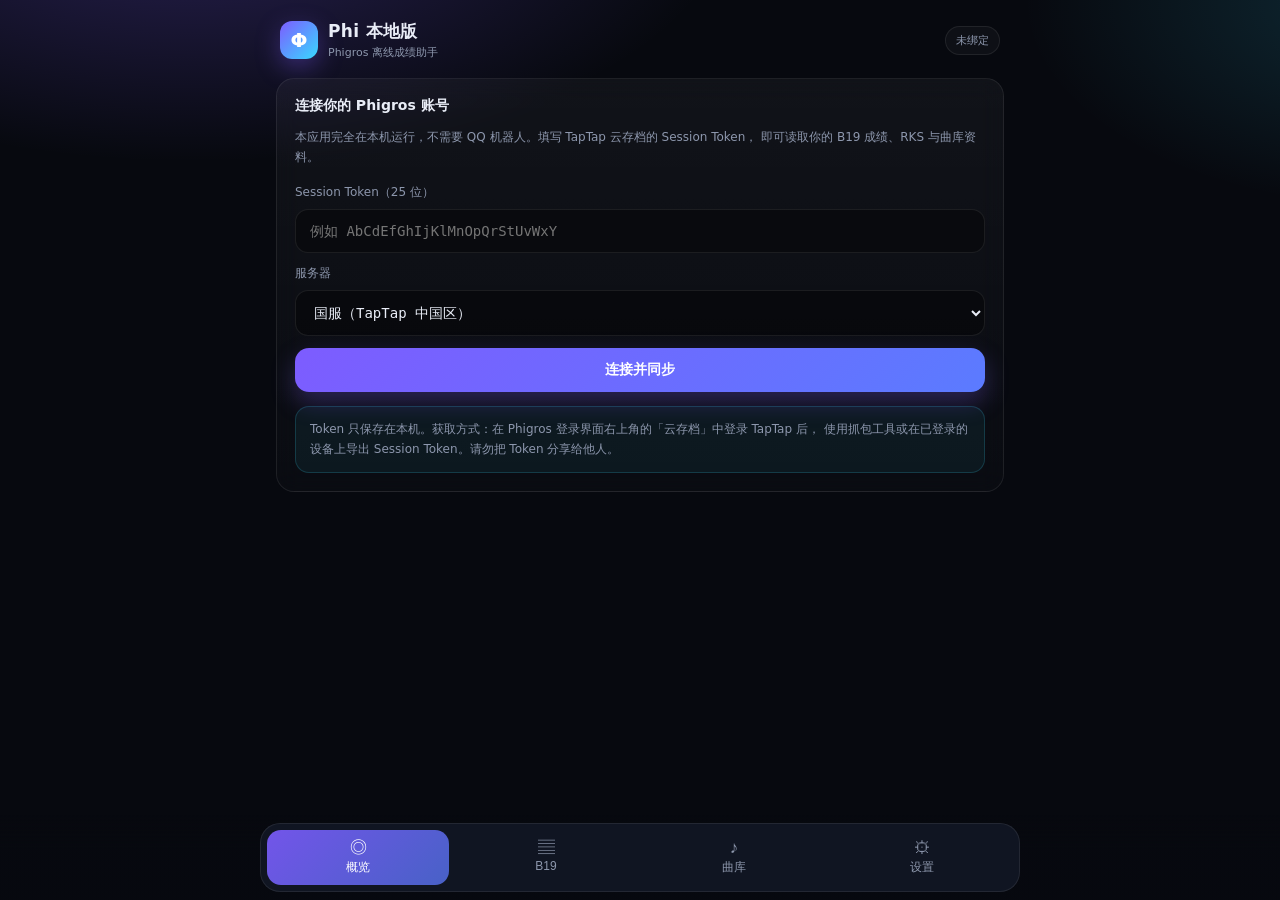
<file: web/index.html>
<!DOCTYPE html>
<html lang="zh-CN">
<head>
<meta charset="utf-8" />
<meta name="viewport" content="width=device-width, initial-scale=1, viewport-fit=cover, user-scalable=no" />
<meta name="theme-color" content="#07090f" />
<title>Phi 本地版</title>
<link rel="stylesheet" href="style.css" />
</head>
<body>
<div class="app">
  <header class="topbar">
    <div class="brand">
      <div class="logo">Φ</div>
      <div>
        <h1>Phi 本地版</h1>
        <p id="brandSub">Phigros 离线成绩助手</p>
      </div>
    </div>
    <div class="chip-status" id="statusChip">未绑定</div>
  </header>

  <!-- 未绑定：引导 -->
  <section id="view-welcome">
    <div class="card">
      <h2>连接你的 Phigros 账号</h2>
      <p class="muted small" style="line-height:1.7;margin-top:0">
        本应用完全在本机运行，不需要 QQ 机器人。填写 TapTap 云存档的 Session Token，
        即可读取你的 B19 成绩、RKS 与曲库资料。
      </p>
      <div class="field" style="margin-top:16px">
        <label>Session Token（25 位）</label>
        <input class="input" id="tokenInput" placeholder="例如 AbCdEfGhIjKlMnOpQrStUvWxY" autocomplete="off" spellcheck="false" />
      </div>
      <div class="field">
        <label>服务器</label>
        <select class="input" id="serverSelect">
          <option value="cn">国服（TapTap 中国区）</option>
          <option value="global">国际服</option>
        </select>
      </div>
      <button class="btn" id="bindBtn">连接并同步</button>
      <div class="notice">
        Token 只保存在本机。获取方式：在 Phigros 登录界面右上角的「云存档」中登录 TapTap 后，
        使用抓包工具或在已登录的设备上导出 Session Token。请勿把 Token 分享给他人。
      </div>
    </div>
  </section>

  <!-- 概览 -->
  <section id="view-home" class="hidden">
    <div class="card">
      <div class="profile">
        <div class="avatar" id="avatar">Φ</div>
        <div class="profile-meta">
          <div class="name" id="playerName">--</div>
          <div class="sub" id="playerSub">--</div>
        </div>
      </div>
      <div class="rks-line">
        <div class="v" id="rksValue">0.0000</div>
        <div class="k">Ranking Score</div>
      </div>
      <div class="stat-grid">
        <div class="stat"><b id="statPlayed">0</b><span>游玩曲目</span></div>
        <div class="stat"><b id="statPhi">0</b><span>φ 满分</span></div>
        <div class="stat"><b id="statFc">0</b><span>FC 数</span></div>
      </div>
      <div class="stat-grid" style="margin-top:10px">
        <div class="stat"><b id="statData">0 B</b><span>Data</span></div>
        <div class="stat"><b id="statAvg">0.00</b><span>B19 均 RKS</span></div>
        <div class="stat"><b id="statDiff">0</b><span>最高定数</span></div>
      </div>
      <div style="display:flex;gap:10px;margin-top:16px">
        <button class="btn ghost" id="syncBtn" style="flex:1">重新同步</button>
        <button class="btn" id="goB19Btn" style="flex:1">查看 B19</button>
      </div>
    </div>

    <div class="card">
      <h2>φ / 高光成绩</h2>
      <div id="phiList" class="list-card"></div>
    </div>
  </section>

  <!-- B19 -->
  <section id="view-b19" class="hidden">
    <div class="b19-head">
      <div>
        <h2>Best <span id="b19Title">19</span></h2>
        <div class="rks" id="b19Rks">RKS --</div>
      </div>
      <div class="seg" id="b19Seg">
        <button data-n="19" class="active">B19</button>
        <button data-n="30">B30</button>
        <button data-n="50">B50</button>
      </div>
    </div>
    <div class="actions-row">
      <button class="btn ghost" id="saveImgBtn">保存图片</button>
      <button class="btn" id="shareImgBtn">分享</button>
    </div>
    <div id="cardPreview" class="card-preview hidden">
      <div class="cp-head"><span>卡片预览（原版模板渲染）</span><button class="cp-close" id="cardPreviewClose">×</button></div>
      <img id="cardPreviewImg" alt="成绩卡片预览" />
    </div>
    <div id="b19List"></div>
  </section>

  <!-- 曲库 -->
  <section id="view-library" class="hidden">
    <div class="toolbar">
      <input class="input" id="searchInput" placeholder="搜索曲名 / 曲师 / 谱师" />
    </div>
    <div class="filter-chips" id="diffChips">
      <button class="fchip active" data-diff="">全部</button>
      <button class="fchip" data-diff="EZ">EZ</button>
      <button class="fchip" data-diff="HD">HD</button>
      <button class="fchip" data-diff="IN">IN</button>
      <button class="fchip" data-diff="AT">AT</button>
    </div>
    <div class="filter-chips" id="sortChips">
      <button class="fchip active" data-sort="diff">按定数</button>
      <button class="fchip" data-sort="name">按曲名</button>
      <button class="fchip" data-sort="bpm">按 BPM</button>
      <button class="fchip" data-sort="chapter">按章节</button>
    </div>
    <div id="songList"></div>
  </section>

  <!-- 设置 -->
  <section id="view-settings" class="hidden">
    <div class="card">
      <h2>账号</h2>
      <div class="field">
        <label>Session Token</label>
        <input class="input" id="tokenInput2" placeholder="25 位 Token" autocomplete="off" spellcheck="false" />
      </div>
      <div class="field">
        <label>服务器</label>
        <select class="input" id="serverSelect2">
          <option value="cn">国服（TapTap 中国区）</option>
          <option value="global">国际服</option>
        </select>
      </div>
      <button class="btn" id="saveTokenBtn">保存并同步</button>
    </div>

    <div class="card">
      <h2>数据</h2>
      <p class="muted small" style="margin-top:0;line-height:1.7">
        曲库数据由 phi-plugin 的 resources/info 生成，共 <span id="songCount">0</span> 首曲目；
        曲绘在线获取，加载失败时使用渐变占位。
      </p>
      <button class="btn ghost" id="clearBtn" style="margin-top:8px">清除本机账号数据</button>
    </div>

    <div class="card">
      <h2>关于</h2>
      <p class="muted small" style="line-height:1.8;margin:0">
        本项目是 <b>Catrong/phi-plugin</b> 的离线安卓移植版本，只保留本机使用的查询与成绩展示功能，
        移除了 QQ 机器人指令、群聊与账号绑定等联网社交部分。<br />
        存档解析逻辑（ByteReader / AES / GameRecord）移植自该项目的 lib 目录。<br />
        版本 <span id="appVersion">2.0.1</span>
      </p>
    </div>
  </section>
</div>

<nav class="tabs">
  <div class="tabs-inner">
    <button class="tab active" data-view="home"><i>◎</i>概览</button>
    <button class="tab" data-view="b19"><i>▤</i>B19</button>
    <button class="tab" data-view="library"><i>♪</i>曲库</button>
    <button class="tab" data-view="settings"><i>⚙</i>设置</button>
  </div>
</nav>

<div class="toast" id="toast"></div>
<div class="sheet-mask" id="sheetMask"></div>
<div class="sheet" id="sheet">
  <div class="bar"></div>
  <div id="sheetBody"></div>
</div>

<script src="vendor-crypto.js"></script>
<script src="vendor-jszip.js"></script>
<script src="data.js"></script>
<script src="save.js"></script>
<script src="card.js"></script>
<script src="app.js"></script>
</body>
</html>
</file>
<file: web/style.css>
:root {
  --bg: #07090f;
  --bg-soft: #0d111b;
  --panel: #131826;
  --panel-2: #1a2133;
  --line: rgba(255, 255, 255, 0.08);
  --text: #e9edf7;
  --muted: #8d97ad;
  --accent: #7d5cff;
  --accent-2: #38d9ff;
  --ez: #3ddc97;
  --hd: #4aa8ff;
  --in: #ff5d7a;
  --at: #b06bff;
  --gold: #ffd166;
  --radius: 18px;
}

* { box-sizing: border-box; -webkit-tap-highlight-color: transparent; }

html, body {
  margin: 0;
  padding: 0;
  background: var(--bg);
  color: var(--text);
  font-family: -apple-system, "PingFang SC", "Noto Sans SC", "Microsoft YaHei", system-ui, sans-serif;
  overscroll-behavior-y: none;
}

body {
  background:
    radial-gradient(900px 420px at 15% -10%, rgba(125, 92, 255, 0.28), transparent 60%),
    radial-gradient(700px 380px at 110% 0%, rgba(56, 217, 255, 0.16), transparent 55%),
    var(--bg);
  min-height: 100vh;
}

.app {
  max-width: 760px;
  margin: 0 auto;
  padding: calc(14px + env(safe-area-inset-top)) 16px calc(96px + env(safe-area-inset-bottom));
}

/* 顶部 */
.topbar {
  display: flex;
  align-items: center;
  justify-content: space-between;
  gap: 12px;
  padding: 6px 4px 18px;
}
.brand { display: flex; align-items: center; gap: 10px; }
.logo {
  width: 38px; height: 38px; border-radius: 12px;
  background: linear-gradient(135deg, var(--accent), var(--accent-2));
  display: grid; place-items: center;
  font-weight: 800; font-size: 20px; color: #fff;
  box-shadow: 0 8px 24px rgba(125, 92, 255, 0.35);
}
.brand h1 { font-size: 17px; margin: 0; letter-spacing: .3px; }
.brand p { margin: 2px 0 0; font-size: 11px; color: var(--muted); }

.chip-status {
  font-size: 11px; color: var(--muted);
  border: 1px solid var(--line); border-radius: 999px;
  padding: 6px 10px; background: rgba(255,255,255,0.03);
}

/* 卡片 */
.card {
  background: linear-gradient(180deg, rgba(255,255,255,0.045), rgba(255,255,255,0.015));
  border: 1px solid var(--line);
  border-radius: var(--radius);
  padding: 18px;
  backdrop-filter: blur(12px);
}
.card + .card { margin-top: 14px; }
.card h2 { font-size: 14px; margin: 0 0 12px; font-weight: 600; }
.muted { color: var(--muted); }
.small { font-size: 12px; }

/* 账号卡片 */
.profile { display: flex; align-items: center; gap: 16px; }
.avatar {
  width: 64px; height: 64px; border-radius: 20px; flex: none;
  background: linear-gradient(135deg, #2a2f45, #171b28);
  border: 1px solid var(--line);
  display: grid; place-items: center; font-size: 26px; font-weight: 700;
  background-size: cover; background-position: center;
}
.profile-meta { min-width: 0; }
.profile-meta .name { font-size: 19px; font-weight: 700; overflow: hidden; text-overflow: ellipsis; white-space: nowrap; }
.profile-meta .sub { font-size: 12px; color: var(--muted); margin-top: 4px; }

.rks-line { display: flex; align-items: baseline; gap: 10px; margin-top: 16px; }
.rks-line .v { font-size: 40px; font-weight: 800; letter-spacing: -1px;
  background: linear-gradient(120deg, #fff, var(--accent-2)); -webkit-background-clip: text; background-clip: text; color: transparent; }
.rks-line .k { font-size: 12px; color: var(--muted); }

.stat-grid { display: grid; grid-template-columns: repeat(3, 1fr); gap: 10px; margin-top: 16px; }
.stat {
  background: rgba(255,255,255,0.035); border: 1px solid var(--line);
  border-radius: 14px; padding: 12px 10px; text-align: center;
}
.stat b { display: block; font-size: 19px; font-weight: 700; }
.stat span { font-size: 11px; color: var(--muted); }

/* 按钮 */
.btn {
  appearance: none; border: 0; cursor: pointer;
  background: linear-gradient(135deg, var(--accent), #5b7bff);
  color: #fff; font-weight: 700; font-size: 14px;
  padding: 13px 18px; border-radius: 14px; width: 100%;
  box-shadow: 0 10px 24px rgba(125, 92, 255, 0.28);
}
.btn:active { transform: translateY(1px); }
.btn.ghost {
  background: rgba(255,255,255,0.05); border: 1px solid var(--line);
  box-shadow: none; color: var(--text);
}
.btn.danger { background: rgba(255, 93, 122, 0.14); color: #ff8fa3; border: 1px solid rgba(255,93,122,.3); box-shadow: none; }
.btn[disabled] { opacity: .55; }

.field { margin-bottom: 12px; }
.field label { display: block; font-size: 12px; color: var(--muted); margin-bottom: 8px; }
.input, select {
  width: 100%; padding: 13px 14px; border-radius: 13px;
  background: rgba(0,0,0,0.35); border: 1px solid var(--line);
  color: var(--text); font-size: 14px; outline: none;
  font-family: ui-monospace, SFMono-Regular, Menlo, monospace;
}
.input:focus { border-color: rgba(125,92,255,.7); box-shadow: 0 0 0 3px rgba(125,92,255,.15); }

/* 标签页 */
.tabs {
  position: fixed; left: 0; right: 0; bottom: 0; z-index: 30;
  display: flex; justify-content: center;
  padding: 8px 12px calc(8px + env(safe-area-inset-bottom));
  background: linear-gradient(180deg, rgba(7,9,15,0), rgba(7,9,15,.92) 40%);
}
.tabs-inner {
  max-width: 760px; width: 100%;
  display: grid; grid-template-columns: repeat(4, 1fr); gap: 6px;
  background: rgba(18, 23, 36, 0.92); border: 1px solid var(--line);
  border-radius: 20px; padding: 6px; backdrop-filter: blur(18px);
}
.tab {
  border: 0; background: transparent; color: var(--muted);
  font-size: 12px; padding: 9px 4px; border-radius: 14px; cursor: pointer;
  display: flex; flex-direction: column; align-items: center; gap: 3px;
}
.tab i { font-size: 17px; font-style: normal; line-height: 1; }
.tab.active { color: #fff; background: linear-gradient(135deg, rgba(125,92,255,.9), rgba(91,123,255,.75)); }

/* B19 列表 */
.b19-head {
  display: flex; align-items: flex-end; justify-content: space-between;
  margin: 4px 2px 12px;
}
.b19-head h2 { margin: 0; font-size: 18px; }
.b19-head .rks { font-size: 12px; color: var(--muted); }

.row {
  display: flex; align-items: center; gap: 12px;
  padding: 12px 12px; border-radius: 15px;
  background: rgba(255,255,255,0.032); border: 1px solid var(--line);
  margin-bottom: 8px;
}
.row .idx { width: 26px; text-align: center; font-weight: 800; color: var(--muted); font-size: 14px; }
.row .idx.top { color: var(--gold); }
.row .main { flex: 1; min-width: 0; }
.row .song { font-size: 14px; font-weight: 600; white-space: nowrap; overflow: hidden; text-overflow: ellipsis; }
.row .meta { font-size: 11px; color: var(--muted); margin-top: 4px; display: flex; gap: 8px; align-items: center; flex-wrap: wrap; }
.row .side { text-align: right; }
.row .score { font-size: 14px; font-weight: 700; font-variant-numeric: tabular-nums; }
.row .rksv { font-size: 11px; color: var(--muted); margin-top: 3px; }

.diff {
  font-size: 10px; font-weight: 800; padding: 2px 6px; border-radius: 6px;
  letter-spacing: .4px; color: #06101f;
}
.diff.EZ { background: var(--ez); }
.diff.HD { background: var(--hd); }
.diff.IN { background: var(--in); color: #fff; }
.diff.AT { background: var(--at); color: #fff; }
.diff.LEGACY { background: #7a7f91; color: #fff; }

.rating {
  font-size: 10px; font-weight: 800; padding: 2px 6px; border-radius: 6px;
  border: 1px solid currentColor;
}
.rating.phi { color: var(--gold); }
.rating.V { color: #ffd166; }
.rating.S { color: #9fe870; }
.rating.A { color: #7dd3fc; }
.rating.B { color: #c4b5fd; }
.rating.C { color: #fda4af; }
.rating.F { color: #94a3b8; }
.rating.FC { color: #a5f3fc; }
.rating.NEW { color: #64748b; }

/* 曲库 */
.toolbar { display: flex; gap: 8px; margin-bottom: 12px; }
.toolbar .input { padding: 11px 12px; font-family: inherit; }
.filter-chips { display: flex; gap: 8px; overflow-x: auto; padding-bottom: 10px; margin-bottom: 4px; scrollbar-width: none; }
.filter-chips::-webkit-scrollbar { display: none; }
.fchip {
  flex: none; border: 1px solid var(--line); background: rgba(255,255,255,0.04);
  color: var(--muted); font-size: 12px; padding: 7px 12px; border-radius: 999px; cursor: pointer;
}
.fchip.active { color: #fff; border-color: transparent; background: linear-gradient(135deg, var(--accent), #5b7bff); }

.song-row {
  display: flex; align-items: center; gap: 12px; padding: 11px 12px;
  border-radius: 14px; border: 1px solid transparent; cursor: pointer;
}
.song-row:active { background: rgba(255,255,255,.04); }
.song-row .txt { flex: 1; min-width: 0; }
.song-row .n { font-size: 14px; font-weight: 600; white-space: nowrap; overflow: hidden; text-overflow: ellipsis; }
.song-row .s { font-size: 11px; color: var(--muted); margin-top: 3px; white-space: nowrap; overflow: hidden; text-overflow: ellipsis; }
.song-row .diffs { display: flex; gap: 5px; flex: none; }
.dbox {
  font-size: 10px; font-weight: 700; padding: 3px 6px; border-radius: 7px;
  background: rgba(255,255,255,0.06); color: var(--muted); min-width: 34px; text-align: center;
}
.dbox.ok { background: rgba(125,92,255,.18); color: #cbb8ff; }
.dbox b { display: block; font-size: 11px; color: var(--text); font-weight: 700; }

/* 详情 */
.sheet-mask {
  position: fixed; inset: 0; background: rgba(0,0,0,.6); z-index: 40;
  opacity: 0; pointer-events: none; transition: opacity .18s ease;
}
.sheet-mask.show { opacity: 1; pointer-events: auto; }
.sheet {
  position: fixed; left: 0; right: 0; bottom: 0; z-index: 41;
  max-width: 760px; margin: 0 auto;
  background: #10141f; border-radius: 24px 24px 0 0;
  border-top: 1px solid var(--line);
  padding: 10px 18px calc(24px + env(safe-area-inset-bottom));
  transform: translateY(102%); transition: transform .22s cubic-bezier(.2,.8,.2,1);
  max-height: 86vh; overflow-y: auto;
}
.sheet.show { transform: translateY(0); }
.sheet .bar { width: 44px; height: 4px; border-radius: 99px; background: #2b3348; margin: 4px auto 16px; }
.sheet h3 { font-size: 18px; margin: 0 0 4px; }
.sheet .sub { color: var(--muted); font-size: 12px; }
.grid2 { display: grid; grid-template-columns: 1fr 1fr; gap: 10px; margin-top: 14px; }
.kv { background: rgba(255,255,255,.035); border: 1px solid var(--line); border-radius: 12px; padding: 10px 12px; }
.kv span { display: block; font-size: 11px; color: var(--muted); margin-bottom: 4px; }
.kv b { font-size: 14px; font-weight: 600; word-break: break-all; }
.note-grid { display: grid; grid-template-columns: repeat(4, 1fr); gap: 8px; margin-top: 10px; }
.note-grid .kv b { font-size: 15px; }
.chart-block { margin-top: 14px; }
.chart-block h4 { font-size: 12px; color: var(--muted); margin: 0 0 8px; font-weight: 500; }

/* 提示 */
.toast {
  position: fixed; left: 50%; bottom: calc(92px + env(safe-area-inset-bottom));
  transform: translate(-50%, 20px); opacity: 0; pointer-events: none;
  background: rgba(20, 25, 38, .96); border: 1px solid var(--line);
  color: var(--text); font-size: 13px; padding: 11px 16px; border-radius: 12px;
  max-width: 86vw; z-index: 60; transition: all .2s ease; text-align: center;
}
.toast.show { opacity: 1; transform: translate(-50%, 0); }

.empty { text-align: center; color: var(--muted); font-size: 13px; padding: 36px 10px; }
.empty .big { font-size: 30px; margin-bottom: 10px; }

.loading { display: inline-block; width: 14px; height: 14px; border-radius: 50%;
  border: 2px solid rgba(255,255,255,.25); border-top-color: #fff; animation: spin .7s linear infinite; vertical-align: -2px; }
@keyframes spin { to { transform: rotate(360deg); } }

.hidden { display: none !important; }

.list-card { padding: 6px; }
.list-card .song-row + .song-row { border-top: 1px solid rgba(255,255,255,.05); }

.notice {
  font-size: 12px; line-height: 1.7; color: var(--muted);
  background: rgba(56,217,255,.06); border: 1px solid rgba(56,217,255,.18);
  border-radius: 14px; padding: 12px 14px; margin-top: 14px;
}

/* 分段控件与图片操作 */
.seg {
  display: flex; gap: 4px; padding: 4px; border-radius: 12px;
  background: rgba(255,255,255,.05); border: 1px solid var(--line);
}
.seg button {
  border: 0; background: transparent; color: var(--muted);
  font-size: 12px; font-weight: 700; padding: 7px 12px; border-radius: 9px; cursor: pointer;
}
.seg button.active { color: #fff; background: linear-gradient(135deg, var(--accent), #5b7bff); }

.actions-row { display: flex; gap: 10px; margin: 2px 0 14px; }
.actions-row .btn { flex: 1; padding: 11px 14px; font-size: 13px; }

/* 卡片预览 */
.card-preview {
  border: 1px solid var(--line); border-radius: 16px; overflow: hidden;
  background: #05070c; margin-bottom: 14px;
}
.cp-head {
  display: flex; align-items: center; justify-content: space-between;
  font-size: 12px; color: var(--muted); padding: 10px 12px;
  border-bottom: 1px solid var(--line);
}
.cp-close {
  border: 0; background: rgba(255,255,255,.06); color: var(--text);
  width: 26px; height: 26px; border-radius: 8px; font-size: 16px; cursor: pointer;
}
.card-preview img { display: block; width: 100%; height: auto; }

.cp-meta { font-size: 11px; color: var(--muted); padding: 8px 12px; word-break: break-all; }
</file>
